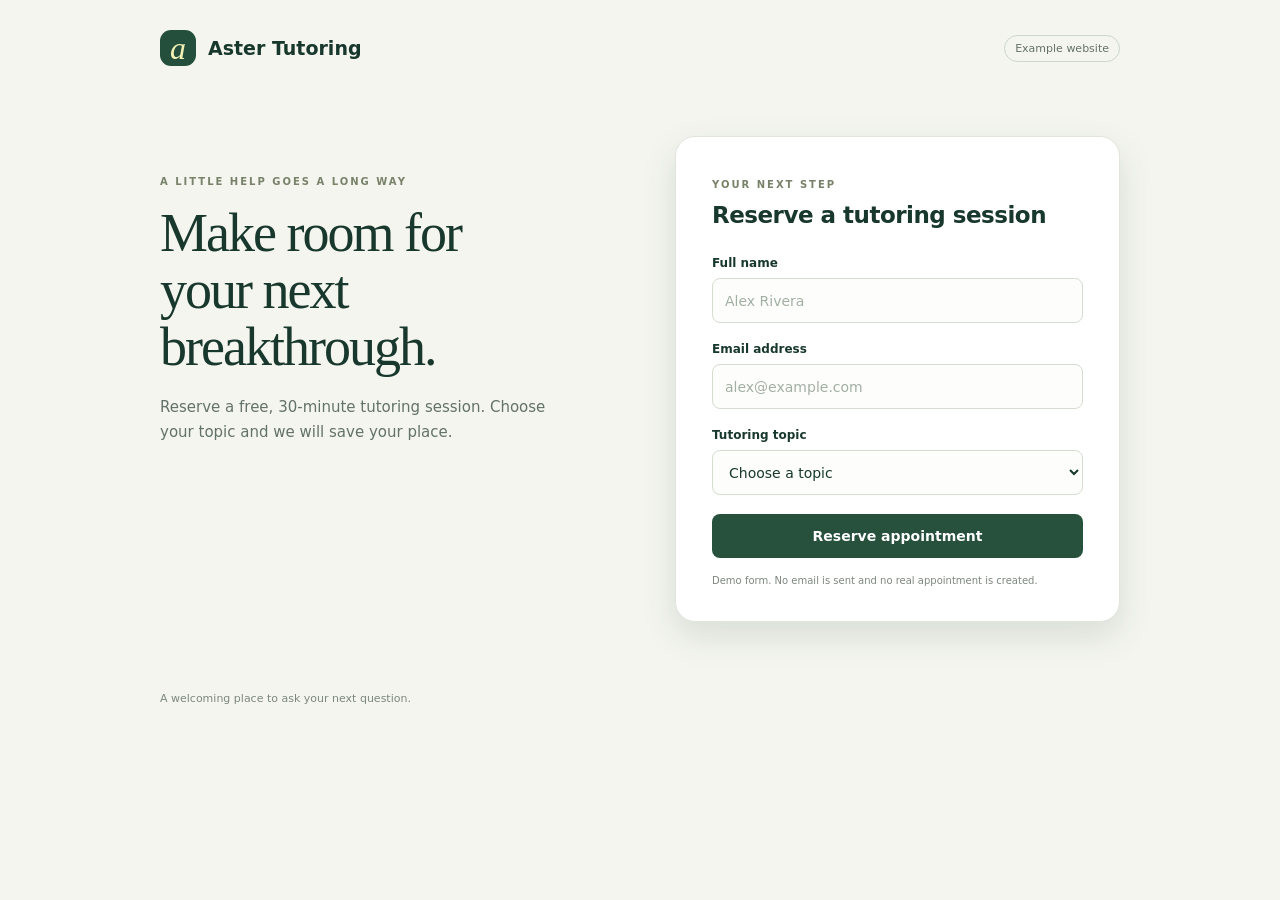
<file: static/demo.html>
<!doctype html>
<html lang="en">
<head>
  <meta charset="utf-8"><meta name="viewport" content="width=device-width,initial-scale=1">
  <title>Aster Tutoring · Reserve a session</title>
  <link rel="stylesheet" href="/static/demo.css">
  <script src="/static/demo.js" defer></script>
</head>
<body>
  <main>
    <header><span class="mark" aria-hidden="true">a</span><span>Aster Tutoring</span><span class="demo-pill">Example website</span></header>
    <section class="intro"><p class="eyebrow">A LITTLE HELP GOES A LONG WAY</p><h1>Make room for<br>your next breakthrough.</h1><p>Reserve a free, 30-minute tutoring session. Choose your topic and we will save your place.</p></section>
    <section class="booking-card" aria-labelledby="form-title">
      <p class="eyebrow">YOUR NEXT STEP</p><h2 id="form-title">Reserve a tutoring session</h2>
      <form id="booking" novalidate>
        <div class="field" id="name-field"><label for="name">Full name</label><input id="name" name="name" autocomplete="name" required placeholder="Alex Rivera"></div>
        <div class="field" id="email-field"><label for="email">Email address</label><input id="email" name="email" type="email" autocomplete="email" required placeholder="alex@example.com"></div>
        <div class="field" id="topic-field"><label for="topic">Tutoring topic</label><select id="topic" name="topic" required><option value="">Choose a topic</option><option>Calculus</option><option>Linear algebra</option><option>Computer science</option></select></div>
        <p id="form-message" role="status"></p>
        <div id="action-slot"></div>
        <p class="fine-print">Demo form. No email is sent and no real appointment is created.</p>
      </form>
      <section id="confirmation" data-ap-success="false" role="status" hidden><span class="confirmed-icon" aria-hidden="true">✓</span><h2>Appointment reserved</h2><p id="confirmation-details"></p><p>Wednesday · 3:00 PM · Online</p><p class="fine-print">This is a local demonstration booking.</p></section>
    </section>
    <footer>A welcoming place to ask your next question.</footer>
  </main>
  <div class="modal-backdrop" id="notice-layer" hidden><section id="notice" role="dialog" aria-modal="true" aria-labelledby="notice-title"><div id="dismiss-notice" role="button" tabindex="-1" aria-label="Close privacy notice">×</div><p class="eyebrow">BEFORE YOU BEGIN</p><h2 id="notice-title">Your session, your privacy.</h2><p>Our tutors only use your booking details to prepare for your session.</p><button id="notice-details" type="button">Privacy details</button><button id="notice-access" type="button">Accessibility information</button><p id="notice-message" role="status">You can close this notice to continue.</p></section></div>
</body>
</html>
</file>
<file: static/demo.css>
:root{font-family:Inter,ui-sans-serif,system-ui,sans-serif;color:#18382d;background:#f4f5ef}*{box-sizing:border-box}body{margin:0}main{max-width:1040px;margin:auto;padding:30px 40px}header{display:flex;align-items:center;gap:12px;font-size:19px;font-weight:700}.mark{background:#244f3c;color:#f2f2b6;width:36px;height:36px;display:grid;place-items:center;border-radius:11px;font:italic 32px Georgia}.demo-pill{font-size:11px;font-weight:500;border:1px solid #ccd6c9;border-radius:99px;padding:6px 10px;margin-left:auto;color:#647366}.intro{max-width:540px;margin:64px 0 40px}.eyebrow{font-size:10px;letter-spacing:2px;font-weight:700;color:#778269}h1{font-family:Georgia,serif;font-weight:400;font-size:54px;letter-spacing:-2px;line-height:1.06;margin:18px 0}.intro>p:last-child{max-width:420px;color:#637268;font-size:15px;line-height:1.7}.booking-card{background:#fff;border:1px solid #e1e5dc;border-radius:20px;padding:32px 36px;max-width:510px;box-shadow:0 14px 35px #294c3622}.booking-card h2{margin:12px 0 28px;font-size:23px;font-weight:600;letter-spacing:-.5px}.field{margin-bottom:19px}label{display:block;font-size:12px;font-weight:600;margin-bottom:8px}input,select{font:inherit;width:100%;border:1px solid #d4ddd0;border-radius:8px;height:45px;padding:10px 12px;background:#fdfefb;color:#18382d;font-size:14px}input::placeholder{color:#a2afa3}button,.submit-control{font:inherit;font-size:14px;font-weight:600;border:0;border-radius:8px;background:#27513d;color:white;width:100%;padding:14px;text-align:center;cursor:pointer}.submit-control{user-select:none}.fine-print{font-size:10px;color:#7c877e;line-height:1.7;margin:14px 0 0}footer{font-size:11px;color:#7c877e;margin:28px 0}#form-message{font-size:12px;color:#a34631}#form-message:empty{display:none}:focus-visible{outline:3px solid #e69037;outline-offset:4px}#confirmation{text-align:center}.confirmed-icon{display:inline-grid;place-items:center;width:54px;height:54px;border-radius:50%;background:#e5efcf;font-size:28px;color:#315d38}.modal-backdrop{position:fixed;inset:0;background:#172d2580;display:grid;place-items:center;padding:20px}.modal-backdrop[hidden]{display:none}#notice{position:relative;background:#fff;border-radius:18px;padding:35px;max-width:420px;box-shadow:0 20px 60px #0003}#notice h2{font:30px Georgia;margin:18px 0}#notice p{font-size:14px;line-height:1.6;color:#647468}#notice button{margin-top:12px;background:#eef3e9;color:#214530}#dismiss-notice{position:absolute;right:19px;top:12px;cursor:pointer;font-size:27px;color:#486553}#notice-message{font-size:11px!important}@media(min-width:850px){main{display:grid;grid-template-columns:1fr 1fr;gap:0 70px}header,footer{grid-column:1/-1}.intro{margin-top:100px}.booking-card{margin-top:70px}footer{margin-top:70px}}@media(max-width:600px){main{padding:24px}.intro{margin-top:45px}h1{font-size:43px}.booking-card{padding:25px}}
</file>
